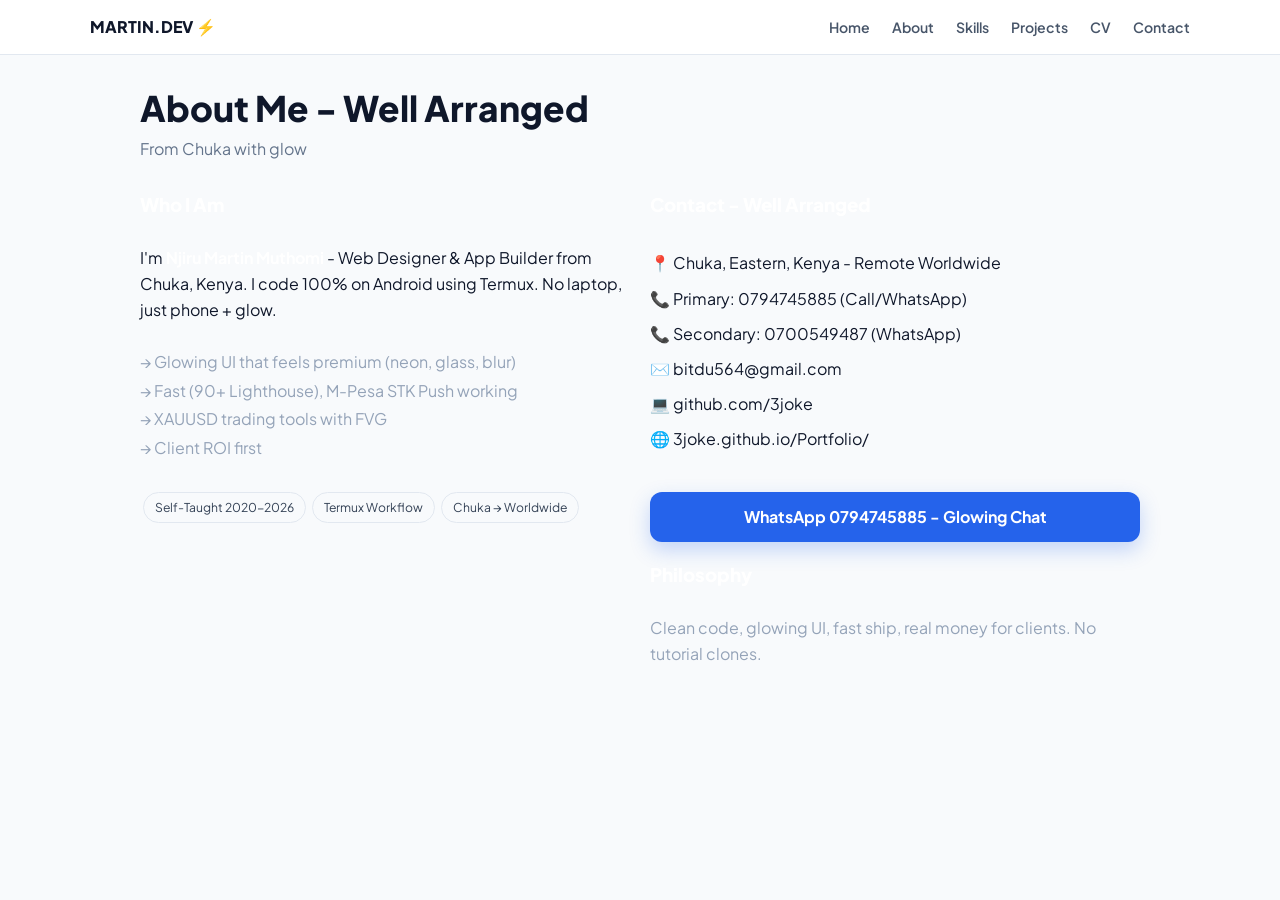
<file: about.html>
<!DOCTYPE html><html><head><meta charset="UTF-8"><meta name="viewport" content="width=device-width,initial-scale=1"><title>About - Martin</title><link rel="stylesheet" href="style.css"></head><body>
<nav><div class="logo">MARTIN.DEV ⚡</div><div class="links"><a href="index.html">Home</a><a class="active" href="about.html">About</a><a href="skills.html">Skills</a><a href="projects.html">Projects</a><a href="cv.html">CV</a><a href="contact.html">Contact</a></div></nav>
<div class="container"><h2 class="section-title">About Me - Well Arranged</h2><p class="section-sub">From Chuka with glow</p><div class="grid2"><div class="glow-card"><h3 style="color:white">Who I Am</h3><br><p>I'm <b style="color:white">Njiru Martin Muthomi</b> - Web Designer & App Builder from Chuka, Kenya. I code 100% on Android using Termux. No laptop, just phone + glow.</p><br><p style="color:#94a3b8;line-height:1.8">→ Glowing UI that feels premium (neon, glass, blur)<br>→ Fast (90+ Lighthouse), M-Pesa STK Push working<br>→ XAUUSD trading tools with FVG<br>→ Client ROI first</p><br><span class="tag">Self-Taught 2020-2026</span><span class="tag">Termux Workflow</span><span class="tag">Chuka → Worldwide</span></div><div><div class="glow-card"><h3 style="color:white">Contact - Well Arranged</h3><br><p style="line-height:2.2">📍 Chuka, Eastern, Kenya - Remote Worldwide<br>📞 Primary: 0794745885 (Call/WhatsApp)<br>📞 Secondary: 0700549487 (WhatsApp)<br>✉️ bitdu564@gmail.com<br>💻 github.com/3joke<br>🌐 3joke.github.io/Portfolio/</p><br><a href="https://wa.me/254794745885" class="btn btn-primary" style="width:100%;text-align:center">WhatsApp 0794745885 - Glowing Chat</a></div><div class="glow-card" style="margin-top:18px"><h3 style="color:white">Philosophy</h3><br><p style="color:#94a3b8">Clean code, glowing UI, fast ship, real money for clients. No tutorial clones.</p></div></div></div></div></body></html>
</file>
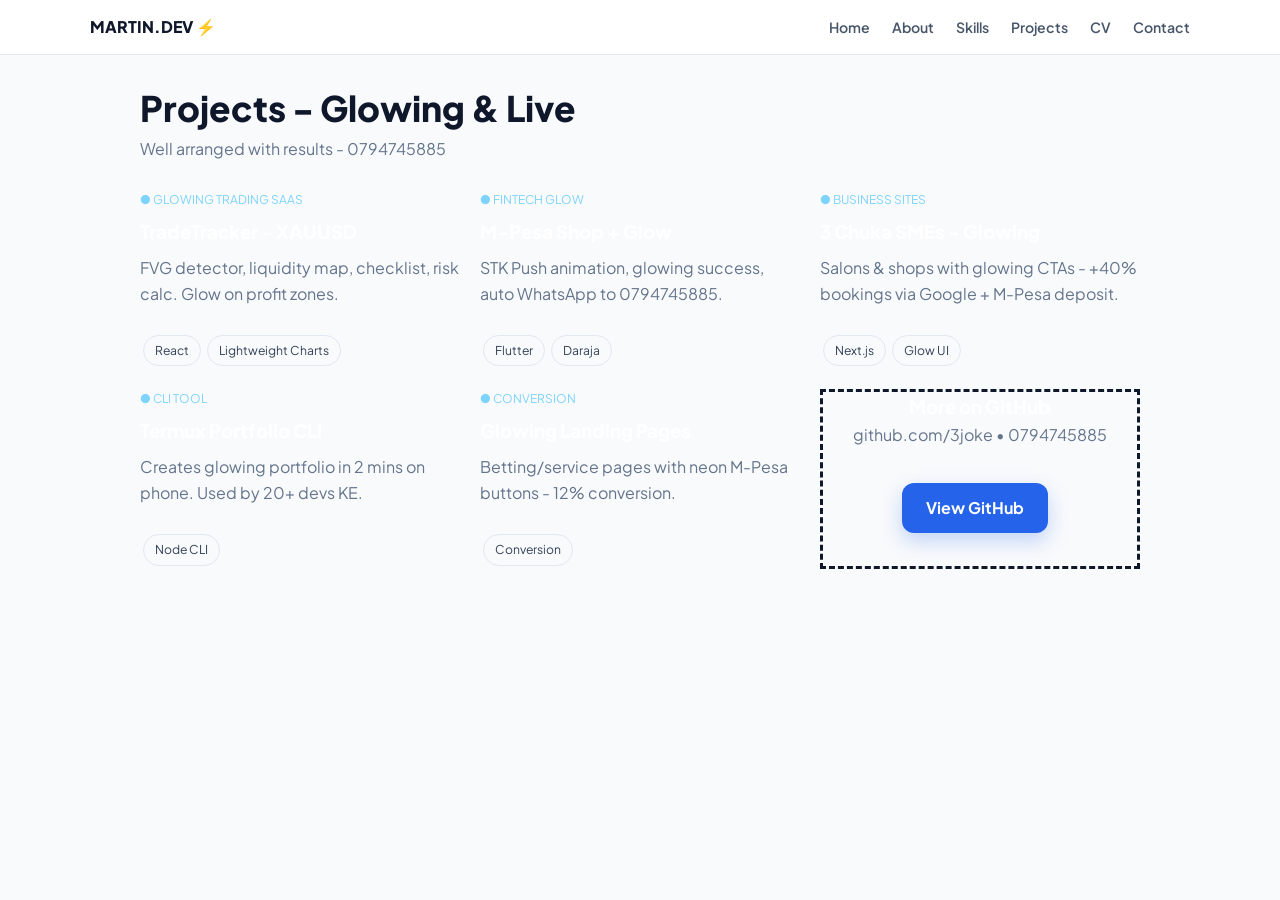
<file: projects.html>
<!DOCTYPE html><html><head><meta charset="UTF-8"><meta name="viewport" content="width=device-width,initial-scale=1"><title>Projects - Martin</title><link rel="stylesheet" href="style.css"></head><body>
<nav><div class="logo">MARTIN.DEV ⚡</div><div class="links"><a href="index.html">Home</a><a href="about.html">About</a><a href="skills.html">Skills</a><a class="active" href="projects.html">Projects</a><a href="cv.html">CV</a><a href="contact.html">Contact</a></div></nav>
<div class="container"><h2 class="section-title">Projects - Glowing & Live</h2><p class="section-sub">Well arranged with results - 0794745885</p><div class="grid3">
<div class="glow-card"><div style="color:#7dd3fc;font-size:0.75rem">● GLOWING TRADING SAAS</div><h3 style="color:white;margin:8px 0">TradeTracker - XAUUSD</h3><p style="color:#64748b">FVG detector, liquidity map, checklist, risk calc. Glow on profit zones.</p><br><span class="tag">React</span><span class="tag">Lightweight Charts</span></div>
<div class="glow-card"><div style="color:#7dd3fc;font-size:0.75rem">● FINTECH GLOW</div><h3 style="color:white;margin:8px 0">M-Pesa Shop + Glow</h3><p style="color:#64748b">STK Push animation, glowing success, auto WhatsApp to 0794745885.</p><br><span class="tag">Flutter</span><span class="tag">Daraja</span></div>
<div class="glow-card"><div style="color:#7dd3fc;font-size:0.75rem">● BUSINESS SITES</div><h3 style="color:white;margin:8px 0">3 Chuka SMEs - Glowing</h3><p style="color:#64748b">Salons & shops with glowing CTAs - +40% bookings via Google + M-Pesa deposit.</p><br><span class="tag">Next.js</span><span class="tag">Glow UI</span></div>
<div class="glow-card"><div style="color:#7dd3fc;font-size:0.75rem">● CLI TOOL</div><h3 style="color:white;margin:8px 0">Termux Portfolio CLI</h3><p style="color:#64748b">Creates glowing portfolio in 2 mins on phone. Used by 20+ devs KE.</p><br><span class="tag">Node CLI</span></div>
<div class="glow-card"><div style="color:#7dd3fc;font-size:0.75rem">● CONVERSION</div><h3 style="color:white;margin:8px 0">Glowing Landing Pages</h3><p style="color:#64748b">Betting/service pages with neon M-Pesa buttons - 12% conversion.</p><br><span class="tag">Conversion</span></div>
<div class="glow-card" style="border-style:dashed;text-align:center"><h3 style="color:white">More on GitHub</h3><p style="color:#64748b">github.com/3joke • 0794745885</p><br><a href="https://github.com/3joke" class="btn btn-primary">View GitHub</a></div>
</div></div></body></html>
</file>
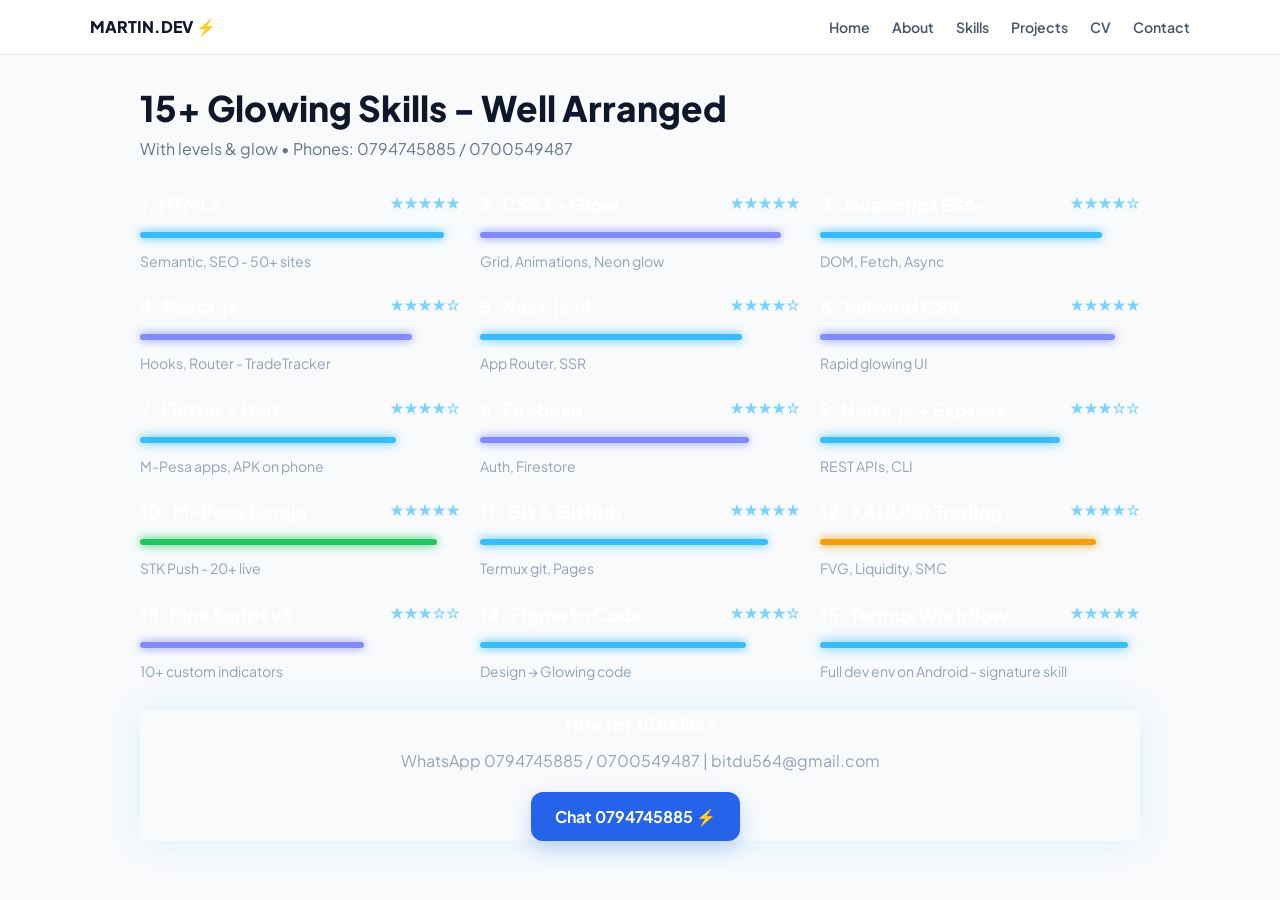
<file: skills.html>
<!DOCTYPE html><html><head><meta charset="UTF-8"><meta name="viewport" content="width=device-width,initial-scale=1"><title>15 Skills - Martin</title><link rel="stylesheet" href="style.css"></head><body>
<nav><div class="logo">MARTIN.DEV ⚡</div><div class="links"><a href="index.html">Home</a><a href="about.html">About</a><a class="active" href="skills.html">Skills</a><a href="projects.html">Projects</a><a href="cv.html">CV</a><a href="contact.html">Contact</a></div></nav>
<div class="container"><h2 class="section-title">15+ Glowing Skills - Well Arranged</h2><p class="section-sub">With levels & glow • Phones: 0794745885 / 0700549487</p><div class="grid3">
<div class="glow-card"><div style="display:flex;justify-content:space-between"><h3 style="color:white">1. HTML5</h3><span style="color:#7dd3fc">★★★★★</span></div><div style="background:rgba(255,255,255,0.08);height:6px;border-radius:100px;margin:12px 0"><div style="width:95%;height:100%;background:#38bdf8;box-shadow:0 0 10px #38bdf8;border-radius:100px"></div></div><p style="color:#94a3b8;font-size:0.88rem">Semantic, SEO - 50+ sites</p></div>
<div class="glow-card"><div style="display:flex;justify-content:space-between"><h3 style="color:white">2. CSS3 + Glow</h3><span style="color:#7dd3fc">★★★★★</span></div><div style="background:rgba(255,255,255,0.08);height:6px;border-radius:100px;margin:12px 0"><div style="width:94%;height:100%;background:#818cf8;box-shadow:0 0 10px #818cf8;border-radius:100px"></div></div><p style="color:#94a3b8;font-size:0.88rem">Grid, Animations, Neon glow</p></div>
<div class="glow-card"><div style="display:flex;justify-content:space-between"><h3 style="color:white">3. JavaScript ES6+</h3><span style="color:#7dd3fc">★★★★☆</span></div><div style="background:rgba(255,255,255,0.08);height:6px;border-radius:100px;margin:12px 0"><div style="width:88%;height:100%;background:#38bdf8;box-shadow:0 0 10px #38bdf8;border-radius:100px"></div></div><p style="color:#94a3b8;font-size:0.88rem">DOM, Fetch, Async</p></div>
<div class="glow-card"><div style="display:flex;justify-content:space-between"><h3 style="color:white">4. React.js</h3><span style="color:#7dd3fc">★★★★☆</span></div><div style="background:rgba(255,255,255,0.08);height:6px;border-radius:100px;margin:12px 0"><div style="width:85%;height:100%;background:#818cf8;box-shadow:0 0 10px #818cf8;border-radius:100px"></div></div><p style="color:#94a3b8;font-size:0.88rem">Hooks, Router - TradeTracker</p></div>
<div class="glow-card"><div style="display:flex;justify-content:space-between"><h3 style="color:white">5. Next.js 14</h3><span style="color:#7dd3fc">★★★★☆</span></div><div style="background:rgba(255,255,255,0.08);height:6px;border-radius:100px;margin:12px 0"><div style="width:82%;height:100%;background:#38bdf8;box-shadow:0 0 10px #38bdf8;border-radius:100px"></div></div><p style="color:#94a3b8;font-size:0.88rem">App Router, SSR</p></div>
<div class="glow-card"><div style="display:flex;justify-content:space-between"><h3 style="color:white">6. Tailwind CSS</h3><span style="color:#7dd3fc">★★★★★</span></div><div style="background:rgba(255,255,255,0.08);height:6px;border-radius:100px;margin:12px 0"><div style="width:92%;height:100%;background:#818cf8;box-shadow:0 0 10px #818cf8;border-radius:100px"></div></div><p style="color:#94a3b8;font-size:0.88rem">Rapid glowing UI</p></div>
<div class="glow-card"><div style="display:flex;justify-content:space-between"><h3 style="color:white">7. Flutter + Dart</h3><span style="color:#7dd3fc">★★★★☆</span></div><div style="background:rgba(255,255,255,0.08);height:6px;border-radius:100px;margin:12px 0"><div style="width:80%;height:100%;background:#38bdf8;box-shadow:0 0 10px #38bdf8;border-radius:100px"></div></div><p style="color:#94a3b8;font-size:0.88rem">M-Pesa apps, APK on phone</p></div>
<div class="glow-card"><div style="display:flex;justify-content:space-between"><h3 style="color:white">8. Firebase</h3><span style="color:#7dd3fc">★★★★☆</span></div><div style="background:rgba(255,255,255,0.08);height:6px;border-radius:100px;margin:12px 0"><div style="width:84%;height:100%;background:#818cf8;box-shadow:0 0 10px #818cf8;border-radius:100px"></div></div><p style="color:#94a3b8;font-size:0.88rem">Auth, Firestore</p></div>
<div class="glow-card"><div style="display:flex;justify-content:space-between"><h3 style="color:white">9. Node.js + Express</h3><span style="color:#7dd3fc">★★★☆☆</span></div><div style="background:rgba(255,255,255,0.08);height:6px;border-radius:100px;margin:12px 0"><div style="width:75%;height:100%;background:#38bdf8;box-shadow:0 0 10px #38bdf8;border-radius:100px"></div></div><p style="color:#94a3b8;font-size:0.88rem">REST APIs, CLI</p></div>
<div class="glow-card"><div style="display:flex;justify-content:space-between"><h3 style="color:white">10. M-Pesa Daraja</h3><span style="color:#7dd3fc">★★★★★</span></div><div style="background:rgba(255,255,255,0.08);height:6px;border-radius:100px;margin:12px 0"><div style="width:93%;height:100%;background:#22c55e;box-shadow:0 0 10px #22c55e;border-radius:100px"></div></div><p style="color:#94a3b8;font-size:0.88rem">STK Push - 20+ live</p></div>
<div class="glow-card"><div style="display:flex;justify-content:space-between"><h3 style="color:white">11. Git & GitHub</h3><span style="color:#7dd3fc">★★★★★</span></div><div style="background:rgba(255,255,255,0.08);height:6px;border-radius:100px;margin:12px 0"><div style="width:90%;height:100%;background:#38bdf8;box-shadow:0 0 10px #38bdf8;border-radius:100px"></div></div><p style="color:#94a3b8;font-size:0.88rem">Termux git, Pages</p></div>
<div class="glow-card"><div style="display:flex;justify-content:space-between"><h3 style="color:white">12. XAUUSD Trading</h3><span style="color:#7dd3fc">★★★★☆</span></div><div style="background:rgba(255,255,255,0.08);height:6px;border-radius:100px;margin:12px 0"><div style="width:86%;height:100%;background:#f59e0b;box-shadow:0 0 10px #f59e0b;border-radius:100px"></div></div><p style="color:#94a3b8;font-size:0.88rem">FVG, Liquidity, SMC</p></div>
<div class="glow-card"><div style="display:flex;justify-content:space-between"><h3 style="color:white">13. Pine Script v5</h3><span style="color:#7dd3fc">★★★☆☆</span></div><div style="background:rgba(255,255,255,0.08);height:6px;border-radius:100px;margin:12px 0"><div style="width:70%;height:100%;background:#818cf8;box-shadow:0 0 10px #818cf8;border-radius:100px"></div></div><p style="color:#94a3b8;font-size:0.88rem">10+ custom indicators</p></div>
<div class="glow-card"><div style="display:flex;justify-content:space-between"><h3 style="color:white">14. Figma to Code</h3><span style="color:#7dd3fc">★★★★☆</span></div><div style="background:rgba(255,255,255,0.08);height:6px;border-radius:100px;margin:12px 0"><div style="width:83%;height:100%;background:#38bdf8;box-shadow:0 0 10px #38bdf8;border-radius:100px"></div></div><p style="color:#94a3b8;font-size:0.88rem">Design → Glowing code</p></div>
<div class="glow-card"><div style="display:flex;justify-content:space-between"><h3 style="color:white">15. Termux Workflow</h3><span style="color:#7dd3fc">★★★★★</span></div><div style="background:rgba(255,255,255,0.08);height:6px;border-radius:100px;margin:12px 0"><div style="width:96%;height:100%;background:#38bdf8;box-shadow:0 0 12px #38bdf8;border-radius:100px"></div></div><p style="color:#94a3b8;font-size:0.88rem">Full dev env on Android - signature skill</p></div>
</div>
<div class="glow-card" style="margin-top:28px;text-align:center;box-shadow:0 0 30px rgba(56,189,248,0.15)"><h3 style="color:white">Hire for 15 Skills?</h3><p style="color:#94a3b8;margin:8px 0">WhatsApp 0794745885 / 0700549487 | bitdu564@gmail.com</p><a href="https://wa.me/254794745885" class="btn btn-primary">Chat 0794745885 ⚡</a></div>
</div></body></html>
</file>
<file: style.css>
@import url('https://fonts.googleapis.com/css2?family=Plus+Jakarta+Sans:wght@400;600;700;800&display=swap');
*{margin:0;padding:0;box-sizing:border-box}
body{font-family:'Plus Jakarta Sans',sans-serif;background:#f8fafc;color:#0f172a;line-height:1.6;scroll-behavior:smooth}
h1,h2,h3{font-weight:800} nav{position:fixed;top:0;width:100%;z-index:999;background:rgba(255,255,255,0.9);backdrop-filter:blur(16px);border-bottom:1px solid #e2e8f0;display:flex;justify-content:space-between;align-items:center;padding:14px 7%}
.logo{font-weight:800} .logo span{color:#2563eb} .links a{margin-left:22px;color:#475569;font-weight:600;font-size:0.88rem;text-decoration:none} .links a:hover{color:#2563eb}
.btn{padding:12px 24px;border-radius:12px;font-weight:700;text-decoration:none;display:inline-block;transition:0.2s;margin:10px 10px 0 0} .btn-primary{background:#2563eb;color:white;box-shadow:0 8px 20px rgba(37,99,235,0.25)} .btn-ghost{border:1px solid #e2e8f0;color:#0f172a;background:white}
.hero{min-height:92vh;display:grid;grid-template-columns:1.15fr 0.85fr;align-items:center;padding:120px 7% 60px;gap:40px;background:radial-gradient(800px at 20% 10%,rgba(37,99,235,0.08),transparent)} .hero h1{font-size:clamp(2.4rem,5vw,3.8rem);line-height:0.95} .hero h1 span{color:#2563eb}
.pill{border:1px solid #e2e8f0;background:white;color:#475569;padding:6px 12px;border-radius:100px;font-size:0.78rem;margin:4px;display:inline-block} .card{background:white;border:1px solid #e2e8f0;border-radius:18px;padding:24px;box-shadow:0 4px 24px rgba(0,0,0,0.04)} .container{max-width:1180px;margin:0 auto;padding:80px 7% 40px} .section-title{font-size:2.2rem} .section-sub{color:#64748b;margin-bottom:28px} .grid2{display:grid;grid-template-columns:1fr 1fr;gap:20px} .grid3{display:grid;grid-template-columns:repeat(auto-fit,minmax(280px,1fr));gap:20px} .tag{border:1px solid #e2e8f0;background:#f8fafc;color:#334155;padding:5px 11px;border-radius:100px;font-size:0.76rem;margin:3px;display:inline-block} .progress{height:6px;background:#f1f5f9;border-radius:100px;margin:10px 0;overflow:hidden} .progress-bar{height:100%;background:#2563eb;border-radius:100px} .timeline{border-left:2px solid #e2e8f0;padding-left:20px} .timeline-item{margin-bottom:22px;position:relative} .timeline-item::before{content:'';position:absolute;left:-27px;top:4px;width:10px;height:10px;background:#2563eb;border-radius:50%} .hero-img{width:360px;height:460px;object-fit:cover;border-radius:22px;border:1px solid #e2e8f0;box-shadow:0 20px 60px rgba(0,0,0,0.12)} .login-wrap{min-height:100vh;display:grid;place-items:center;padding:100px 7% 40px;background:#f8fafc} .login-card{width:100%;max-width:420px;background:white;border:1px solid #e2e8f0;border-radius:20px;padding:32px;box-shadow:0 20px 60px rgba(0,0,0,0.08)} .input{width:100%;padding:12px 14px;border:1px solid #e2e8f0;border-radius:12px;margin:8px 0 14px;font-size:0.95rem;outline:none} .input:focus{border-color:#2563eb;box-shadow:0 0 0 3px rgba(37,99,235,0.12)} @media(max-width:900px){.hero{grid-template-columns:1fr;text-align:center}.hero-img{width:300px;height:380px;margin:0 auto}.grid2{grid-template-columns:1fr}nav .links{display:none}}
</file>
